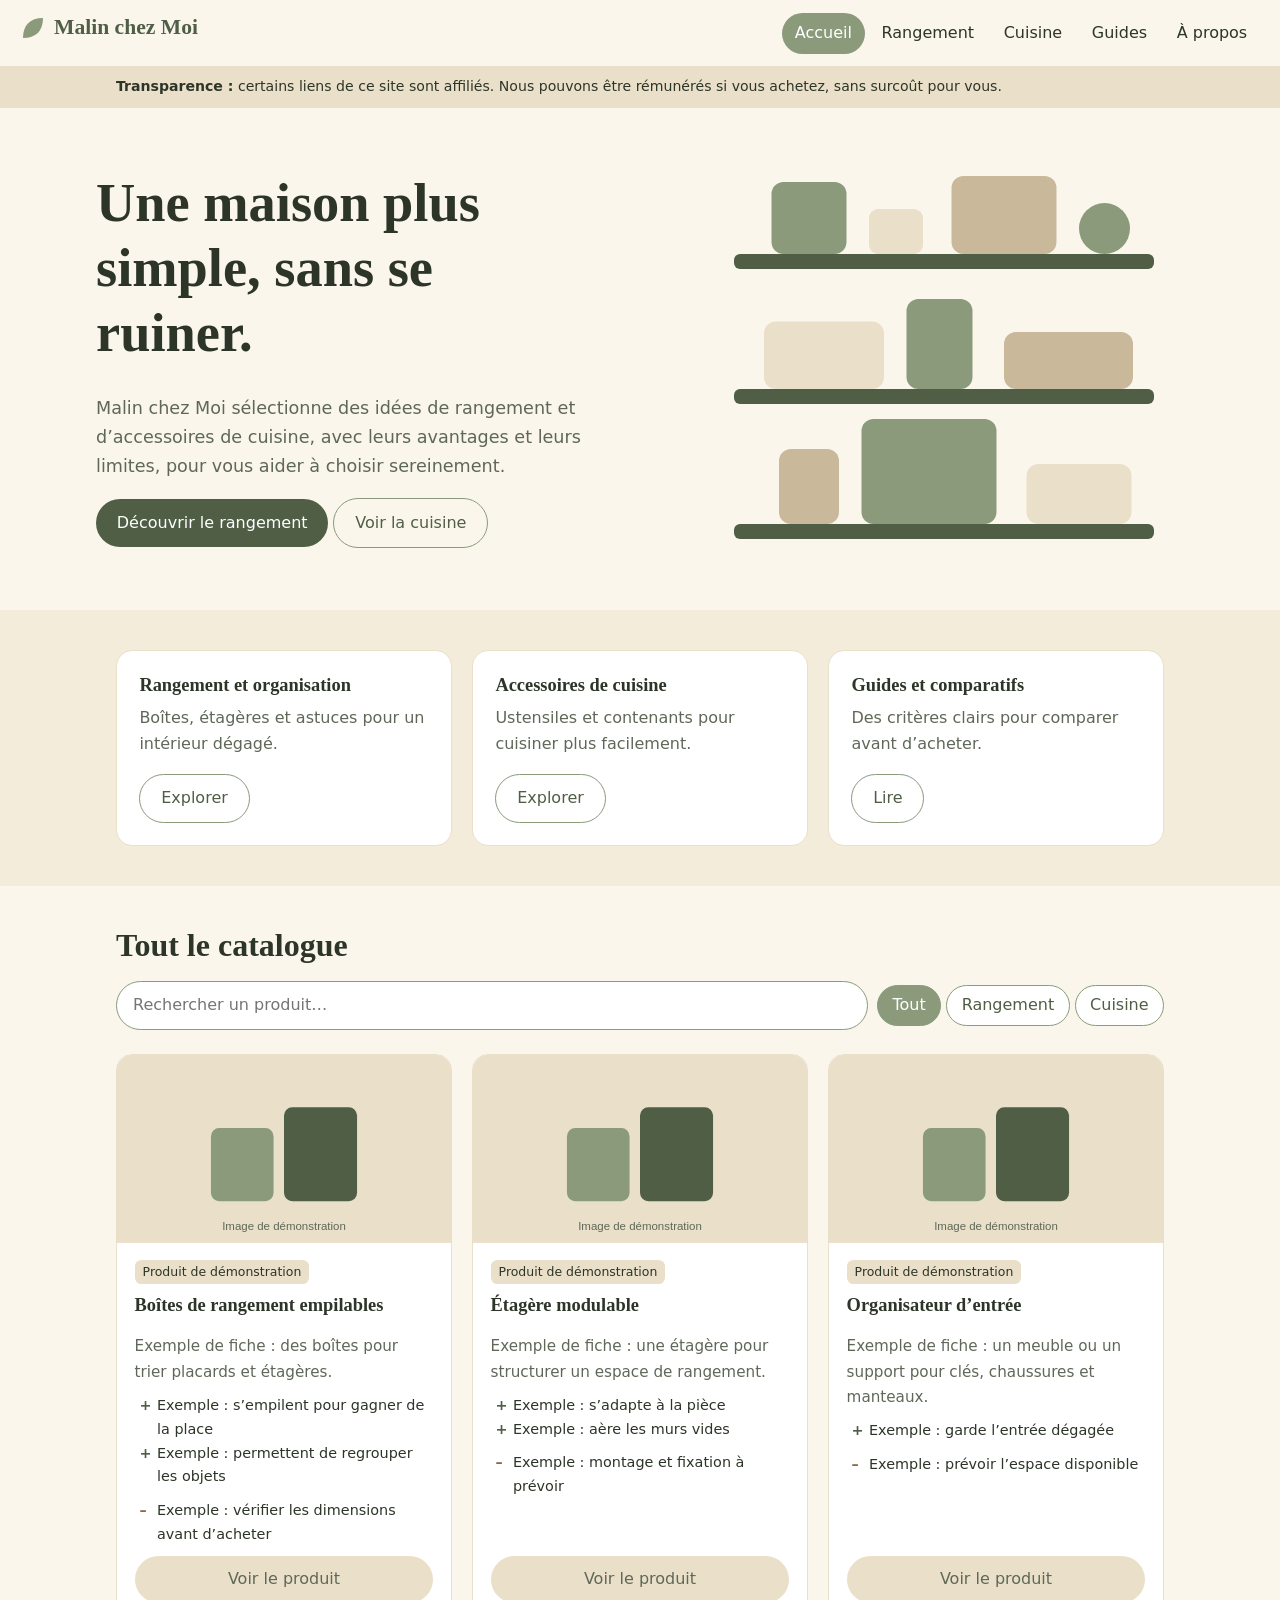
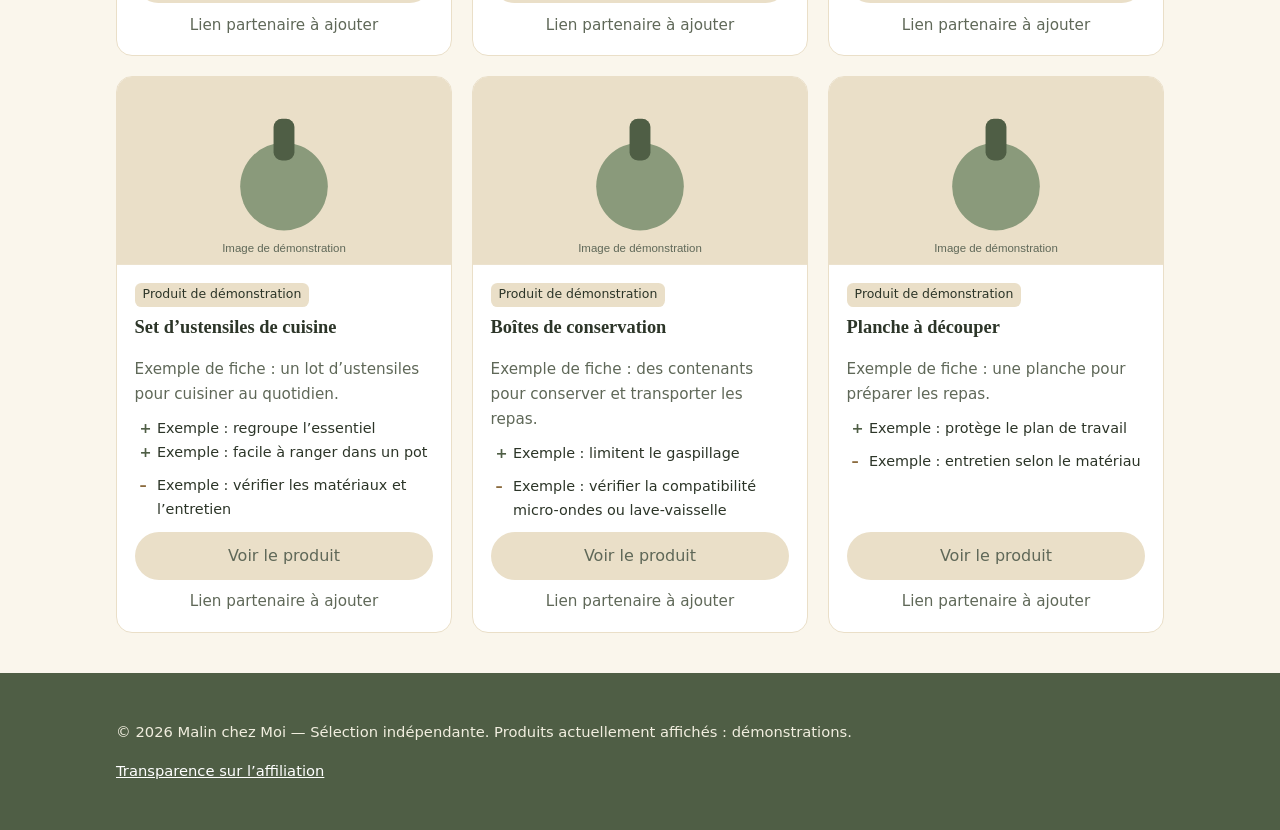
<file: index.html>
<!doctype html>
<html lang="fr">
<head>
<meta charset="utf-8">
<meta name="viewport" content="width=device-width,initial-scale=1">
<title>Malin chez Moi</title>
<meta name="description" content="Malin chez Moi : idées de rangement et accessoires de cuisine, avec avantages et limites.">
<link rel="stylesheet" href="style.css">
</head>
<body data-page="accueil">
<div id="app"></div>
<noscript>Ce site nécessite JavaScript pour afficher le catalogue.</noscript>
<script src="products.js"></script>
<script src="script.js"></script>
</body>
</html>
</file>
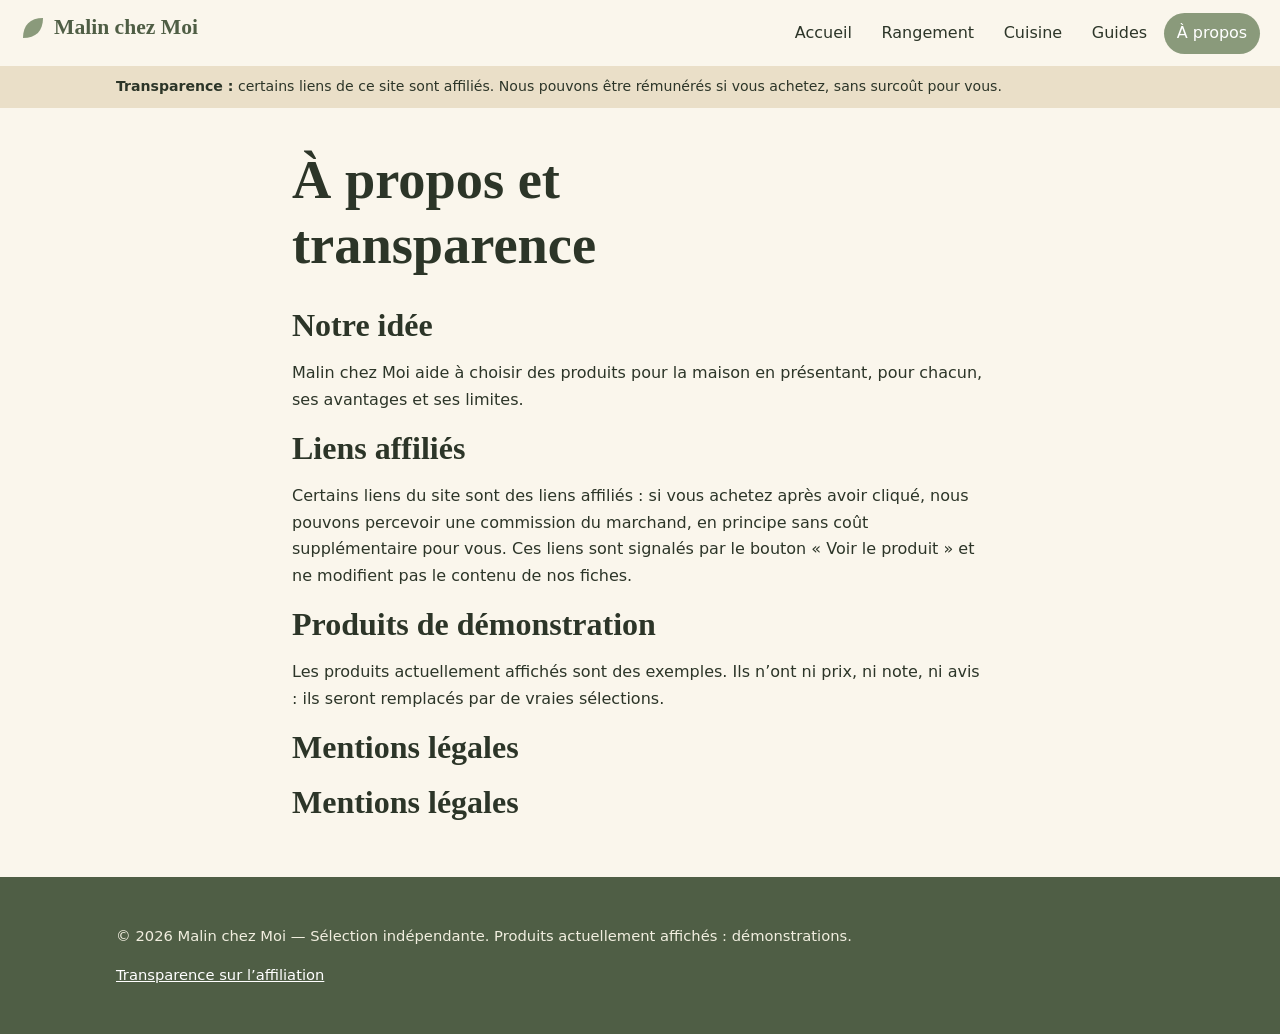
<file: a-propos.html>
<!doctype html>
<html lang="fr">
<head>
<meta charset="utf-8">
<meta name="viewport" content="width=device-width,initial-scale=1">
<title>Malin chez Moi</title>
<meta name="description" content="À propos de Malin chez Moi et transparence sur l’affiliation.">
<link rel="stylesheet" href="style.css">
</head>
<body data-page="apropos">
<div id="app"></div>
<noscript>Ce site nécessite JavaScript pour afficher le catalogue.</noscript>
<script src="products.js"></script>
<script src="script.js"></script>
</body>
</html>
</file>
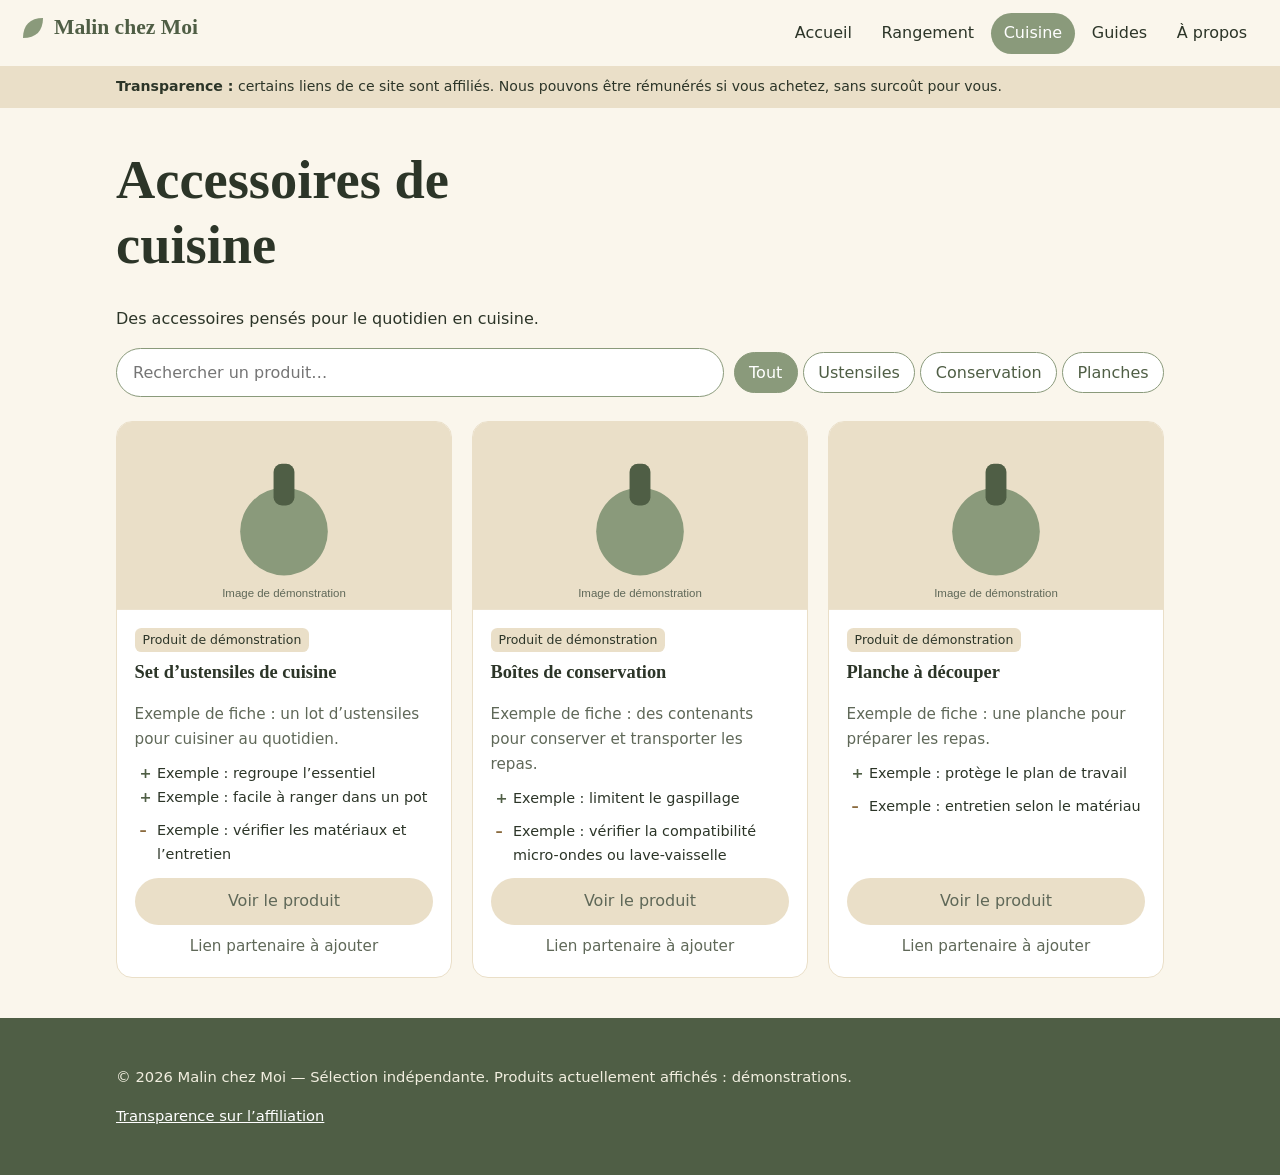
<file: cuisine.html>
<!doctype html>
<html lang="fr">
<head>
<meta charset="utf-8">
<meta name="viewport" content="width=device-width,initial-scale=1">
<title>Malin chez Moi</title>
<meta name="description" content="Accessoires de cuisine : avantages et limites.">
<link rel="stylesheet" href="style.css">
</head>
<body data-page="cuisine">
<div id="app"></div>
<noscript>Ce site nécessite JavaScript pour afficher le catalogue.</noscript>
<script src="products.js"></script>
<script src="script.js"></script>
</body>
</html>
</file>
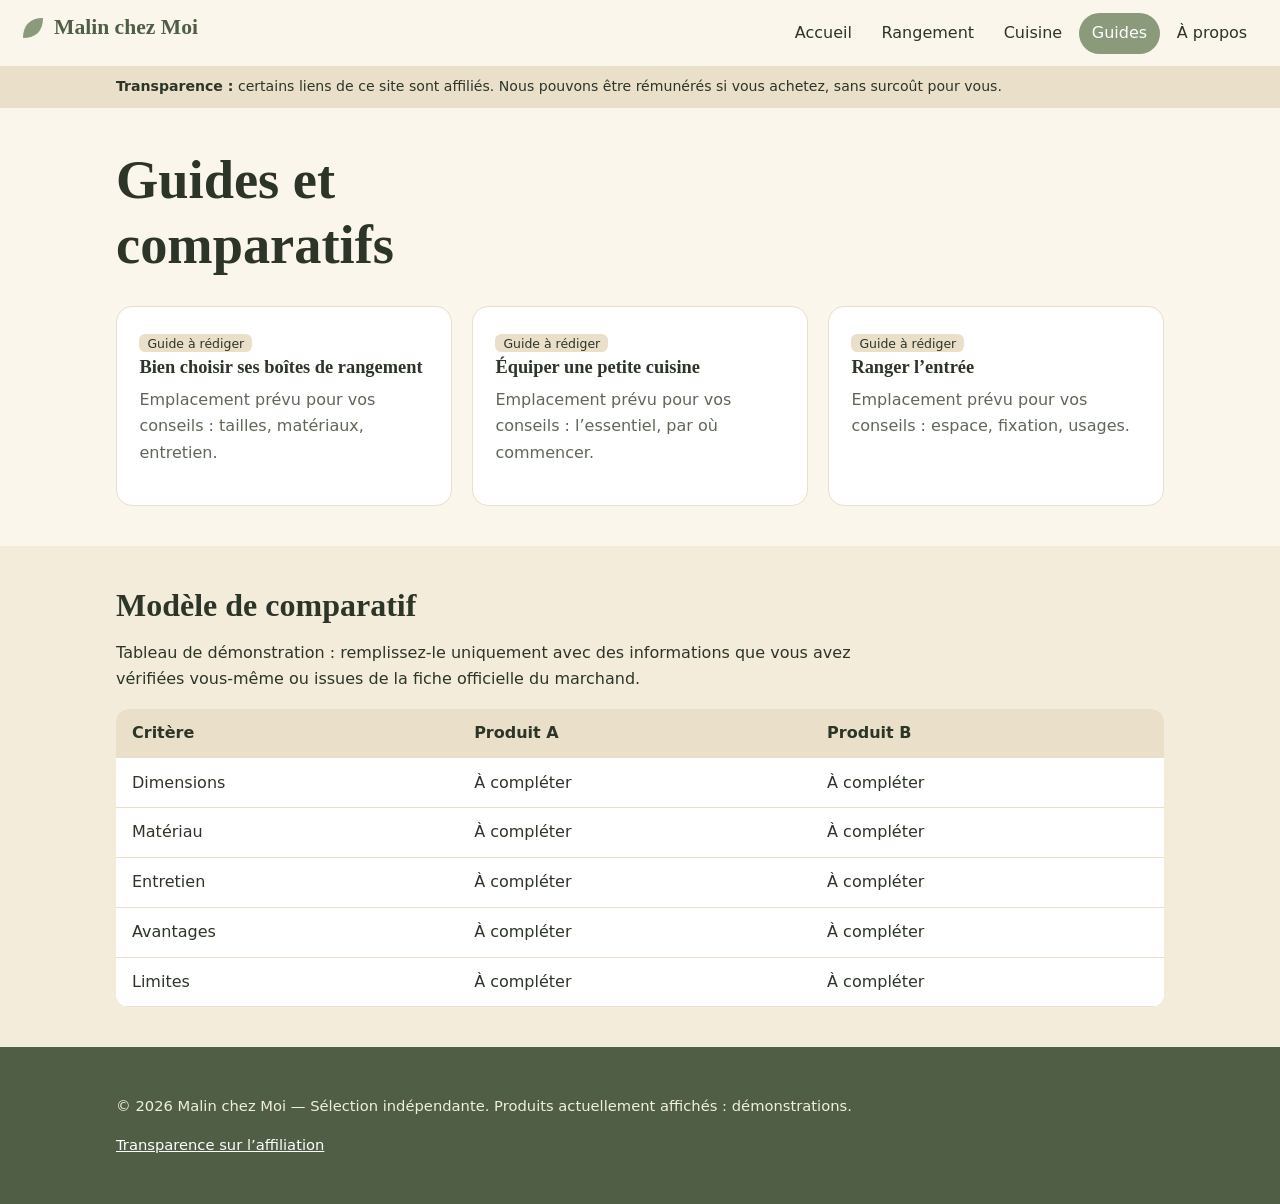
<file: guides.html>
<!doctype html>
<html lang="fr">
<head>
<meta charset="utf-8">
<meta name="viewport" content="width=device-width,initial-scale=1">
<title>Malin chez Moi</title>
<meta name="description" content="Guides et comparatifs pour bien choisir.">
<link rel="stylesheet" href="style.css">
</head>
<body data-page="guides">
<div id="app"></div>
<noscript>Ce site nécessite JavaScript pour afficher le catalogue.</noscript>
<script src="products.js"></script>
<script src="script.js"></script>
</body>
</html>
</file>
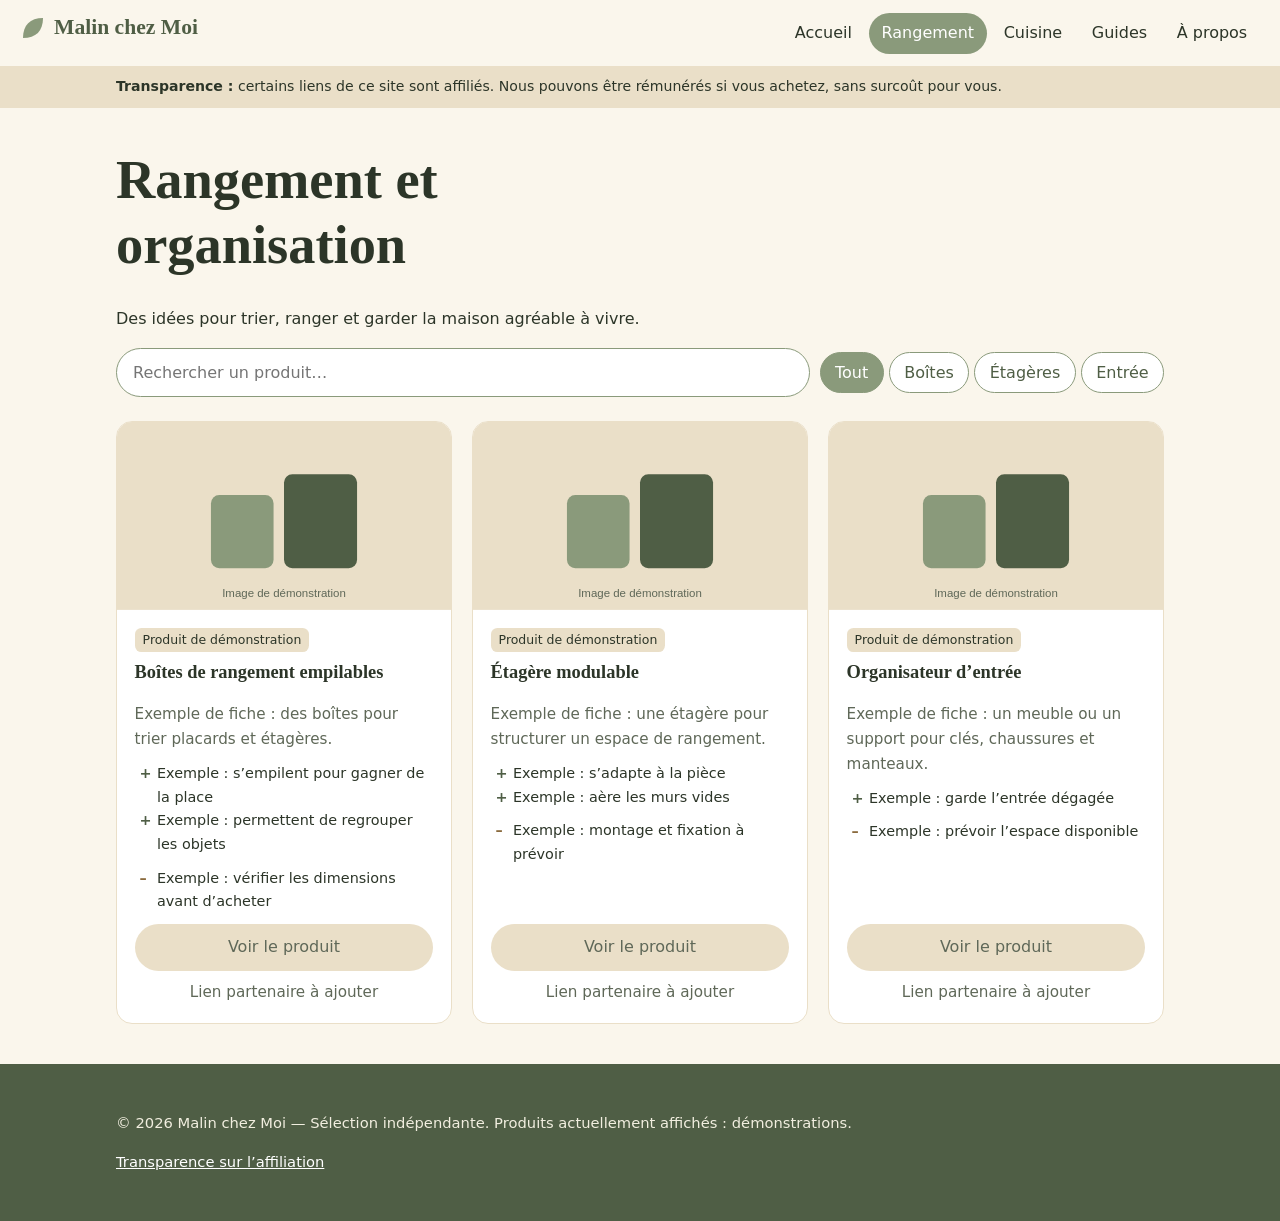
<file: rangement.html>
<!doctype html>
<html lang="fr">
<head>
<meta charset="utf-8">
<meta name="viewport" content="width=device-width,initial-scale=1">
<title>Malin chez Moi</title>
<meta name="description" content="Idées de rangement et d’organisation pour la maison.">
<link rel="stylesheet" href="style.css">
</head>
<body data-page="rangement">
<div id="app"></div>
<noscript>Ce site nécessite JavaScript pour afficher le catalogue.</noscript>
<script src="products.js"></script>
<script src="script.js"></script>
</body>
</html>
</file>
<file: style.css>
:root{--sauge:#8a9a7b;--sauge-f:#4f5e45;--creme:#faf6ec;--beige:#eadfc8;--beige-c:#f3ecda;--encre:#2c3528;--doux:#5f6858;font-size:100%}
*{box-sizing:border-box}html{scroll-behavior:smooth}
body{margin:0;background:var(--creme);color:var(--encre);font:1rem/1.65 "Segoe UI",system-ui,sans-serif}
h1,h2,h3,.logo{font-family:Georgia,"Times New Roman",serif;font-weight:600;line-height:1.2;margin:0 0 .5em}
h1{font-size:clamp(2rem,6vw,3.4rem);max-width:16ch}h2{font-size:clamp(1.5rem,4vw,2rem)}h3{font-size:1.15rem}
a{color:var(--sauge-f)}:focus-visible{outline:3px solid var(--sauge-f);outline-offset:2px}
.wrap{max-width:68rem;margin:0 auto;padding:0 1.25rem}
.band{background:var(--beige);font-size:.88rem;padding:.55rem 0;color:var(--encre)}
header{position:relative;background:var(--creme);border-bottom:1px solid var(--beige);z-index:5}
.bar{display:flex;align-items:center;justify-content:space-between;gap:1rem;padding:.8rem 1.25rem}
.logo{font-size:1.35rem;text-decoration:none;color:var(--sauge-f);display:flex;gap:.5rem;align-items:center}
nav{display:flex;gap:.25rem}nav a{padding:.45rem .8rem;border-radius:2rem;text-decoration:none;color:var(--encre)}
nav a:hover{background:var(--beige-c)}nav a[aria-current]{background:var(--sauge);color:#fff}
#burger{display:none;background:none;border:1px solid var(--sauge);border-radius:.5rem;padding:.4rem .7rem;font:inherit;color:var(--sauge-f)}
@media(max-width:46rem){#burger{display:block}nav{display:none;position:absolute;left:0;right:0;top:100%;background:var(--creme);flex-direction:column;padding:.5rem 1.25rem 1rem;border-bottom:1px solid var(--beige)}nav.open{display:flex}}
.hero{display:grid;grid-template-columns:1.2fr 1fr;gap:2rem;align-items:center;padding:3.5rem 0}
.hero p{max-width:46ch;color:var(--doux);font-size:1.1rem}.hero svg{width:100%;height:auto}
@media(max-width:46rem){.hero{grid-template-columns:1fr;padding:2rem 0}}
section{padding:2.5rem 0}.alt{background:var(--beige-c)}
.btn{display:inline-block;background:var(--sauge-f);color:#fff;border:0;border-radius:2rem;padding:.65rem 1.3rem;font:inherit;text-decoration:none;cursor:pointer}
.btn:hover{background:var(--encre)}.btn[disabled]{background:var(--beige);color:var(--doux);cursor:not-allowed}.btn.ghost{background:transparent;color:var(--sauge-f);border:1.5px solid var(--sauge)}
.tiles{display:grid;grid-template-columns:repeat(auto-fit,minmax(15rem,1fr));gap:1.25rem}
.tile{background:#fff;border:1px solid var(--beige);border-radius:1rem;padding:1.4rem}
.tile p{color:var(--doux);margin:.2rem 0 1rem}
.tools{display:flex;flex-wrap:wrap;gap:.6rem;align-items:center;margin:1rem 0 1.5rem}
input[type=search]{flex:1 1 14rem;padding:.65rem 1rem;border:1.5px solid var(--sauge);border-radius:2rem;font:inherit;background:#fff;color:var(--encre)}
.chip{border:1.5px solid var(--sauge);background:#fff;color:var(--sauge-f);border-radius:2rem;padding:.4rem .9rem;font:inherit;cursor:pointer}
.chip[aria-pressed=true]{background:var(--sauge);color:#fff}
.grid{display:grid;grid-template-columns:repeat(auto-fill,minmax(16rem,1fr));gap:1.25rem}
.card{background:#fff;border:1px solid var(--beige);border-radius:1rem;overflow:hidden;display:flex;flex-direction:column}
.card svg{display:block;width:100%;height:auto}.card .in{padding:1.1rem;display:flex;flex-direction:column;gap:.6rem;flex:1}
.card p{margin:0;color:var(--doux);font-size:.95rem}.card ul{margin:0;padding:0;list-style:none;font-size:.9rem}
.card li{padding-left:1.4rem;position:relative}.pro li:before{content:"+";color:var(--sauge-f)}.con li:before{content:"–";color:#8a6a3d}
.card li:before{position:absolute;left:.3rem;font-weight:700}.card .btn{margin-top:auto;text-align:center}
.demo{align-self:flex-start;background:var(--beige);border-radius:.4rem;font-size:.78rem;padding:.1rem .5rem}
.note{font-size:.82rem;color:var(--doux);text-align:center;margin:0}
table{width:100%;border-collapse:collapse;background:#fff;border-radius:.8rem;overflow:hidden}
th,td{padding:.7rem 1rem;border-bottom:1px solid var(--beige);text-align:left;vertical-align:top}th{background:var(--beige)}
.scroll{overflow-x:auto}.prose{max-width:46rem}.prose p,.prose li{color:var(--encre)}
.empty{color:var(--doux);padding:2rem 0}
footer{background:var(--sauge-f);color:#f1eedf;padding:2rem 0;font-size:.92rem}footer a{color:#fff}
@media(prefers-reduced-motion:reduce){html{scroll-behavior:auto}}
</file>
